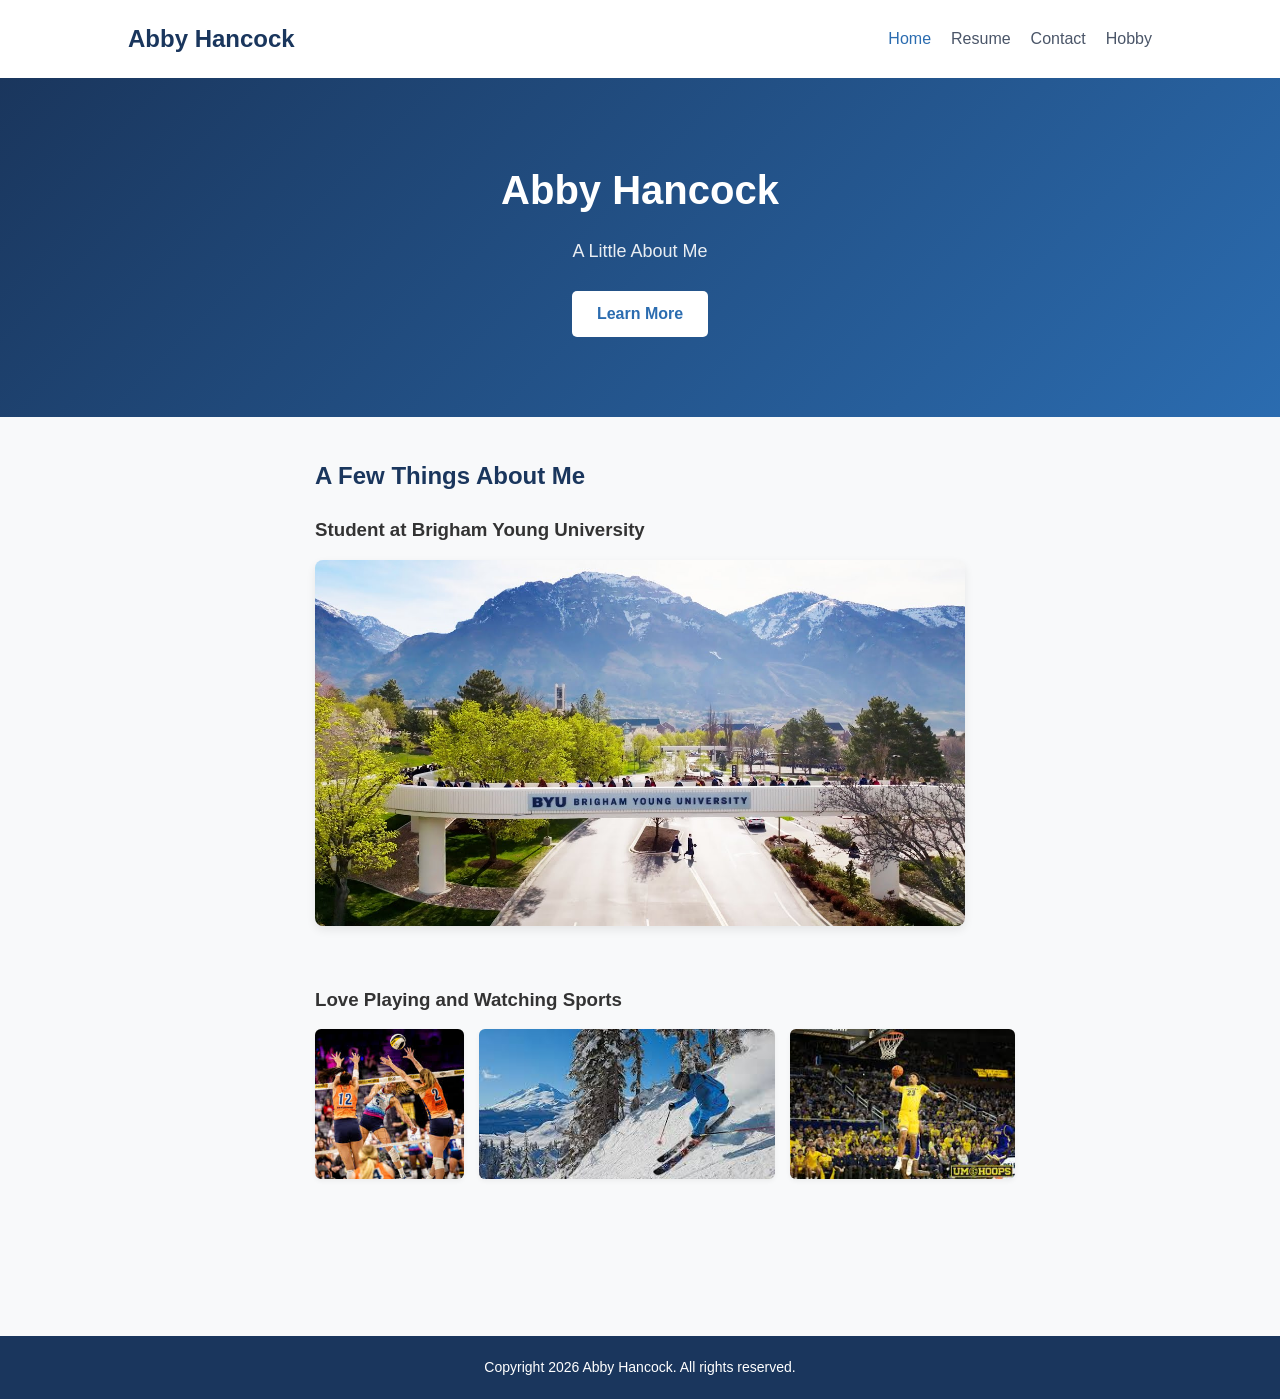
<file: index.html>
<!DOCTYPE html>
<html lang="en">
<head>
    <meta charset="UTF-8">
    <meta name="viewport" content="width=device-width, initial-scale=1.0">
    <title>Professional Home</title>
    <link rel="stylesheet" href="style.css">
</head>
<body>

    <header>
        <div class="logo">Abby Hancock</div>
        <nav>
            <ul>
                <li><a href="index.html" class="active">Home</a></li>
                <li><a href="about.html">Resume</a></li>
                <li><a href="contact.html">Contact</a></li>
                <li><a href="scratch.html">Hobby</a></li>
            </ul>
        </nav>
    </header>

    <section class="hero">
        <div class="hero-content">
            <h1>Abby Hancock</h1>
            <p>A Little About Me</p>
            <a href="about.html" class="btn">Learn More</a>

        </div>
    </section>

    <main class="container">
        <h2>A Few Things About Me</h2>
        <h3>Student at Brigham Young University</h3>
        <img src="BYU2.jpg" alt="BYU Campus" class="home-profile-img">
    
        <br>
        <br>
        <br>

        <h3>Love Playing and Watching Sports</h3>

<!-- Wrap your sports images inside this grid container -->
<div class="sports-grid">
    <img src="vball.jpeg" alt="Volleyball" class="sport-pic">
    <img src="ski.jpeg" alt="Skiing" class="sport-pic">
    <img src="bkt.jpeg" alt="Basketball" class="sport-pic">
</div>
    <br>
    <br>
    <br>


       
    </main>

    <footer>
        <p>Copyright 2026 Abby Hancock. All rights reserved.</p>
    </footer>

</body>
</html>
</file>
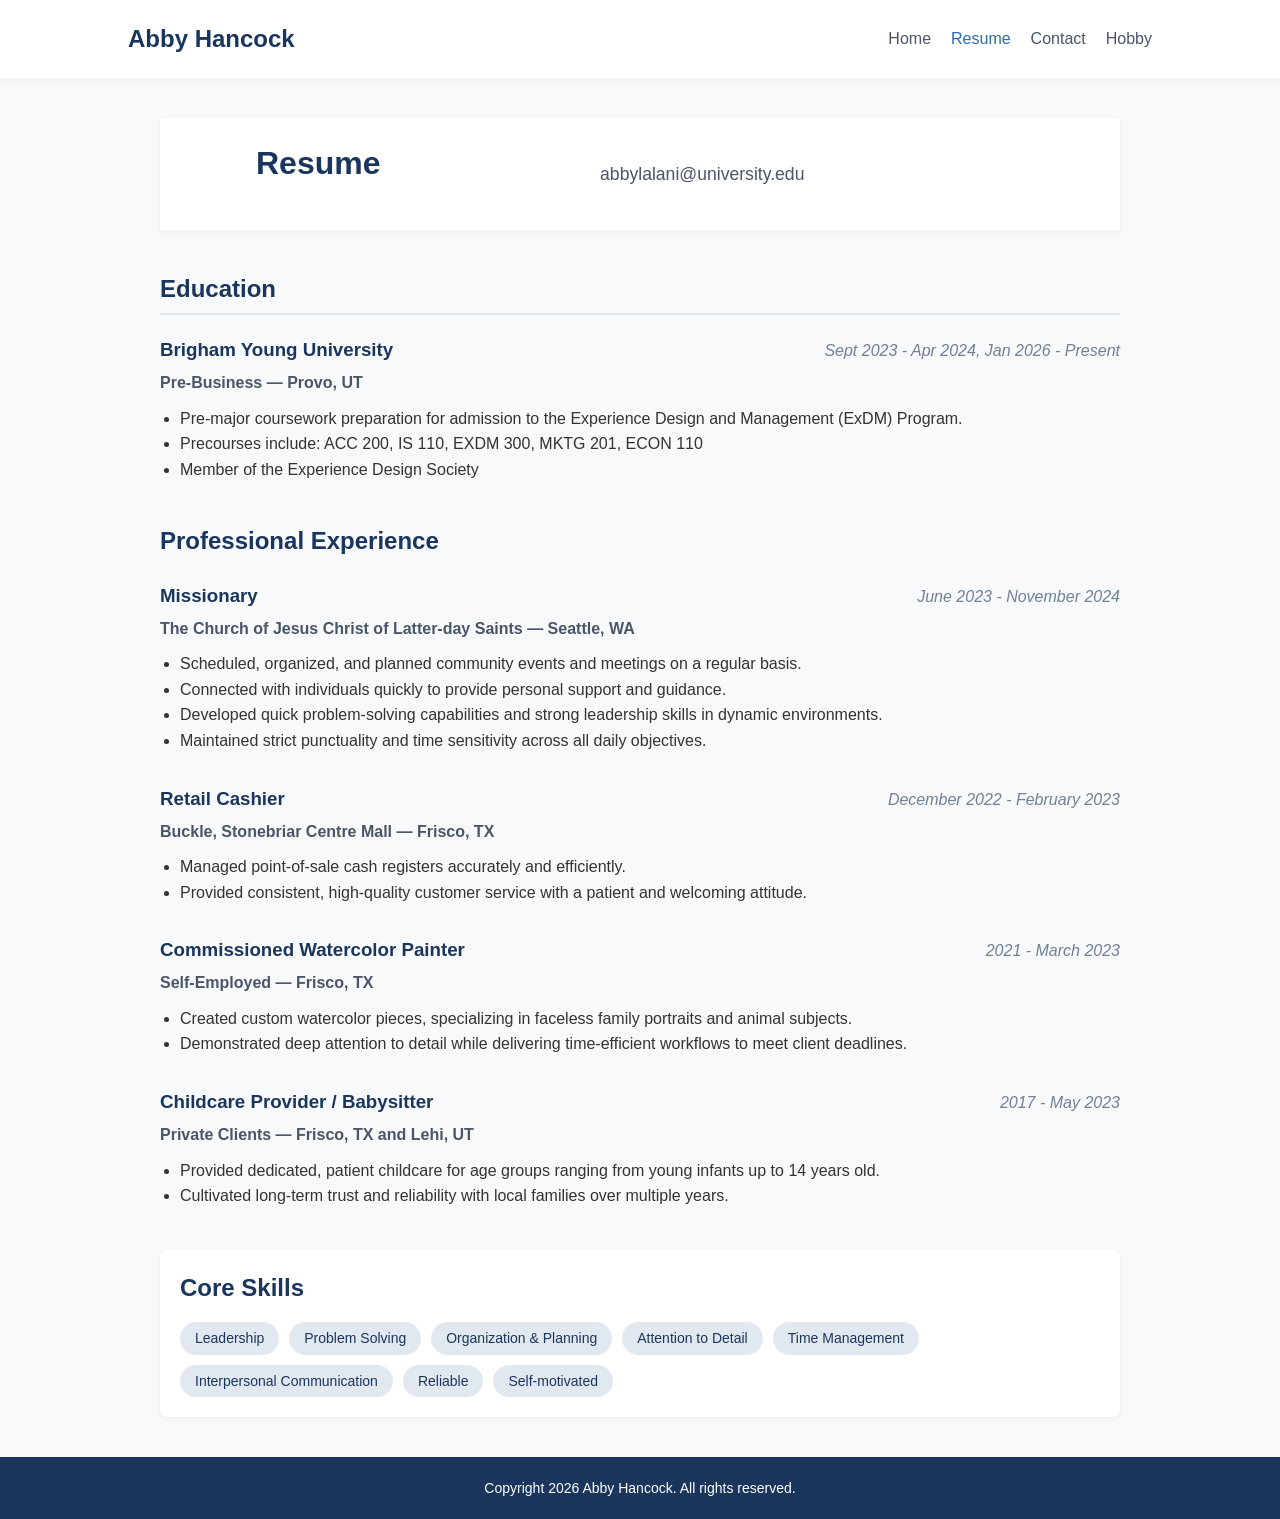
<file: about.html>
<!DOCTYPE html>
<html lang="en">
<head>
    <meta charset="UTF-8">
    <meta name="viewport" content="width=device-width, initial-scale=1.0">
    <title>Resume</title>
    <link rel="stylesheet" href="style.css">
</head>
<body>

    <header>
        <div class="logo">Abby Hancock</div>
        <nav>
            <ul>
                <li><a href="index.html">Home</a></li>
                <li><a href="about.html" class="active">Resume</a></li>
                <li><a href="contact.html">Contact</a></li>
                <li><a href="scratch.html">Hobby</a></li>
            </ul>
        </nav>
    </header>

    <!-- Main Content Box -->
    <main class="container">
        <header class="resume-header" style="text-align: center; margin-bottom: 40px;">
            <h1>Resume</h1>
            <p style="font-size: 1.1rem; color: #4a5568;">abbylalani@university.edu</p>
            <hr style="border: 0; height: 1px; background: #e2e8f0; margin-top: 20px;">
        </header>

       <!-- --- EDUCATION SECTION --- -->
        <section class="resume-section" style="margin-bottom: 40px;">
            <h2 style="color: #1a365d; border-bottom: 2px solid #e2e8f0; padding-bottom: 5px; margin-bottom: 20px;">Education</h2>
            <div class="education-entry">
                <div style="display: flex; justify-content: space-between; align-items: baseline;">
                    <h3 style="color: #1a365d; margin-bottom: 5px;">Brigham Young University</h3>
                    <span style="font-style: italic; color: #718096;">Sept 2023 - Apr 2024, Jan 2026 - Present</span>
                </div>
                <div style="font-weight: 600; color: #4a5568; margin-bottom: 10px;"> Pre-Business &mdash; Provo, UT</div>
                <ul style="margin-left: 20px; color: #333333;">
                    <li>Pre-major coursework preparation for admission to the Experience Design and Management (ExDM) Program.</li>
                    <li> Precourses include: ACC 200, IS 110, EXDM 300, MKTG 201, ECON 110 </li>
                    <li> Member of the Experience Design Society </li>
                </ul>
            </div>
        </section>
        
        <section class="resume-section">
            <h2>Professional Experience</h2>
            
            <!-- Job 1 -->
            <div class="job-entry" style="margin-bottom: 30px;">
                <div style="display: flex; justify-content: space-between; align-items: baseline;">
                    <h3 style="color: #1a365d; margin-bottom: 5px;">Missionary</h3>
                    <span style="font-style: italic; color: #718096;">June 2023 - November 2024</span>
                </div>
                <div style="font-weight: 600; color: #4a5568; margin-bottom: 10px;">The Church of Jesus Christ of Latter-day Saints &mdash; Seattle, WA</div>
                <ul style="margin-left: 20px; color: #333333;">
                    <li>Scheduled, organized, and planned community events and meetings on a regular basis.</li>
                    <li>Connected with individuals quickly to provide personal support and guidance.</li>
                    <li>Developed quick problem-solving capabilities and strong leadership skills in dynamic environments.</li>
                    <li>Maintained strict punctuality and time sensitivity across all daily objectives.</li>
                </ul>
            </div>

            <!-- Job 2 -->
            <div class="job-entry" style="margin-bottom: 30px;">
                <div style="display: flex; justify-content: space-between; align-items: baseline;">
                    <h3 style="color: #1a365d; margin-bottom: 5px;">Retail Cashier</h3>
                    <span style="font-style: italic; color: #718096;">December 2022 - February 2023</span>
                </div>
                <div style="font-weight: 600; color: #4a5568; margin-bottom: 10px;">Buckle, Stonebriar Centre Mall &mdash; Frisco, TX</div>
                <ul style="margin-left: 20px; color: #333333;">
                    <li>Managed point-of-sale cash registers accurately and efficiently.</li>
                    <li>Provided consistent, high-quality customer service with a patient and welcoming attitude.</li>
                </ul>
            </div>

            <!-- Job 3 -->
            <div class="job-entry" style="margin-bottom: 30px;">
                <div style="display: flex; justify-content: space-between; align-items: baseline;">
                    <h3 style="color: #1a365d; margin-bottom: 5px;">Commissioned Watercolor Painter</h3>
                    <span style="font-style: italic; color: #718096;">2021 - March 2023</span>
                </div>
                <div style="font-weight: 600; color: #4a5568; margin-bottom: 10px;">Self-Employed &mdash; Frisco, TX</div>
                <ul style="margin-left: 20px; color: #333333;">
                    <li>Created custom watercolor pieces, specializing in faceless family portraits and animal subjects.</li>
                    <li>Demonstrated deep attention to detail while delivering time-efficient workflows to meet client deadlines.</li>
                </ul>
            </div>

            <!-- Job 4 -->
            <div class="job-entry" style="margin-bottom: 30px;">
                <div style="display: flex; justify-content: space-between; align-items: baseline;">
                    <h3 style="color: #1a365d; margin-bottom: 5px;">Childcare Provider / Babysitter</h3>
                    <span style="font-style: italic; color: #718096;">2017 - May 2023</span>
                </div>
                <div style="font-weight: 600; color: #4a5568; margin-bottom: 10px;">Private Clients &mdash; Frisco, TX and Lehi, UT</div>
                <ul style="margin-left: 20px; color: #333333;">
                    <li>Provided dedicated, patient childcare for age groups ranging from young infants up to 14 years old.</li>
                    <li>Cultivated long-term trust and reliability with local families over multiple years.</li>
                </ul>
            </div>
        </section>

        <!-- Core Strengths Sub-section -->
        <section class="skills-section" style="margin-top: 40px; padding: 20px; background-color: #ffffff; border-radius: 8px; box-shadow: 0 2px 5px rgba(0,0,0,0.05);">
            <h2 style="margin-bottom: 15px;">Core Skills</h2>
            <div style="display: flex; flex-wrap: wrap; gap: 10px;">
                <span style="background: #e2e8f0; color: #1a365d; padding: 5px 15px; border-radius: 20px; font-weight: 500; font-size: 14px;">Leadership</span>
                <span style="background: #e2e8f0; color: #1a365d; padding: 5px 15px; border-radius: 20px; font-weight: 500; font-size: 14px;">Problem Solving</span>
                <span style="background: #e2e8f0; color: #1a365d; padding: 5px 15px; border-radius: 20px; font-weight: 500; font-size: 14px;">Organization & Planning</span>
                <span style="background: #e2e8f0; color: #1a365d; padding: 5px 15px; border-radius: 20px; font-weight: 500; font-size: 14px;">Attention to Detail</span>
                <span style="background: #e2e8f0; color: #1a365d; padding: 5px 15px; border-radius: 20px; font-weight: 500; font-size: 14px;">Time Management</span>
                <span style="background: #e2e8f0; color: #1a365d; padding: 5px 15px; border-radius: 20px; font-weight: 500; font-size: 14px;">Interpersonal Communication</span>
                <span style="background: #e2e8f0; color: #1a365d; padding: 5px 15px; border-radius: 20px; font-weight: 500; font-size: 14px;">Reliable</span>
                <span style="background: #e2e8f0; color: #1a365d; padding: 5px 15px; border-radius: 20px; font-weight: 500; font-size: 14px;">Self-motivated</span>
            </div>
        </section>
    </main>

    <footer>
        <p>Copyright 2026 Abby Hancock. All rights reserved.</p>
    </footer>

</body>
</html>
</file>
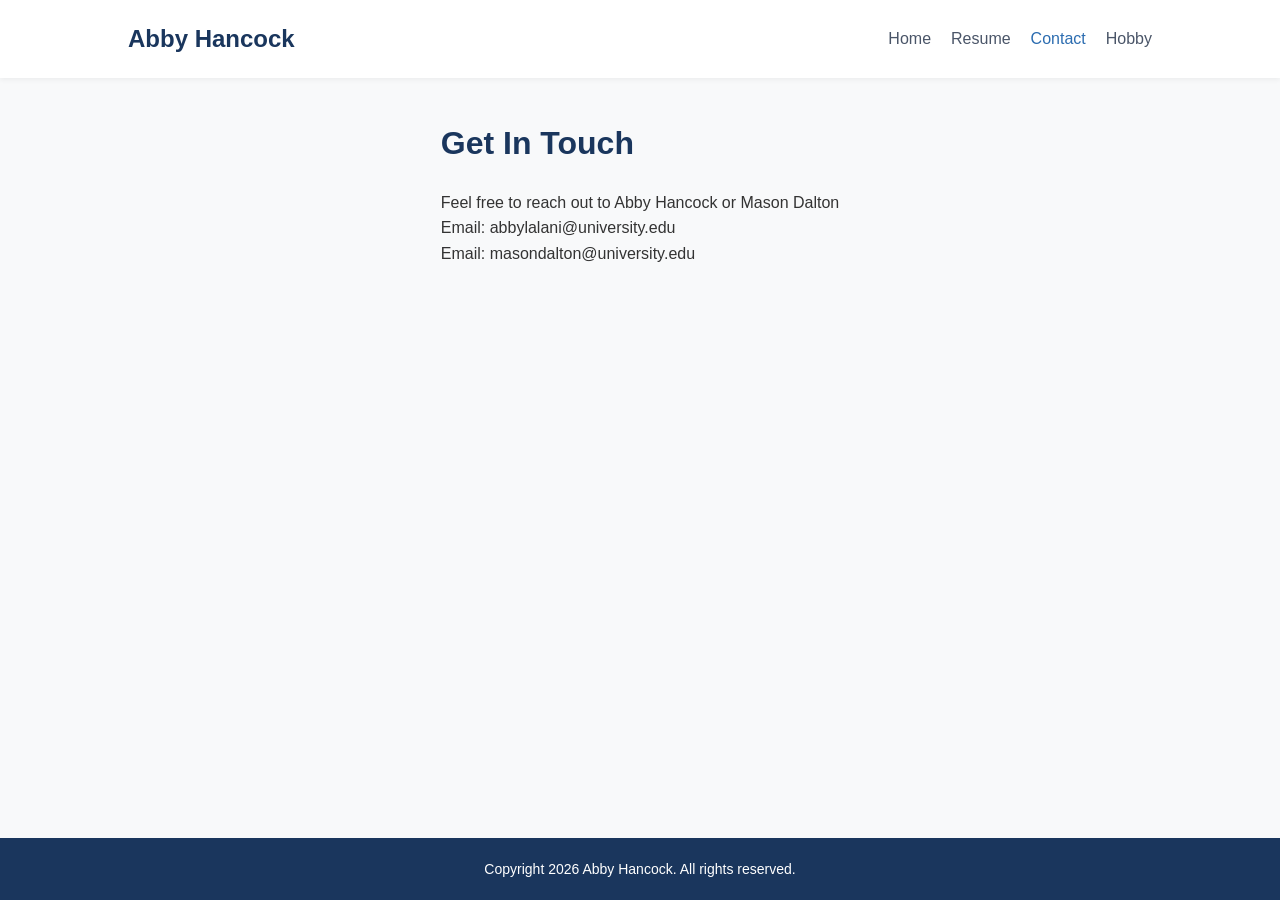
<file: contact.html>
<!DOCTYPE html>
<html lang="en">
<head>
    <meta charset="UTF-8">
    <meta name="viewport" content="width=device-width, initial-scale=1.0">
    <title>Contact</title>
    <link rel="stylesheet" href="style.css">
</head>
<body>

    <header>
        <div class="logo">Abby Hancock</div>
        <nav>
            <ul>
                <li><a href="index.html">Home</a></li>
                <li><a href="about.html">Resume</a></li>
                <li><a href="contact.html" class="active">Contact</a></li>
                <li><a href="scratch.html">Hobby</a></li>
            </ul>
        </nav>
    </header>

    <main class="container">
        <h1>Get In Touch</h1>
        <p>Feel free to reach out to Abby Hancock or Mason Dalton</p>
        <p>Email: abbylalani@university.edu</p>
        <p> Email: masondalton@university.edu</p>

        
    </main>

    <footer>
        <p>Copyright 2026 Abby Hancock. All rights reserved.</p>
    </footer>

</body>
</html>
</file>
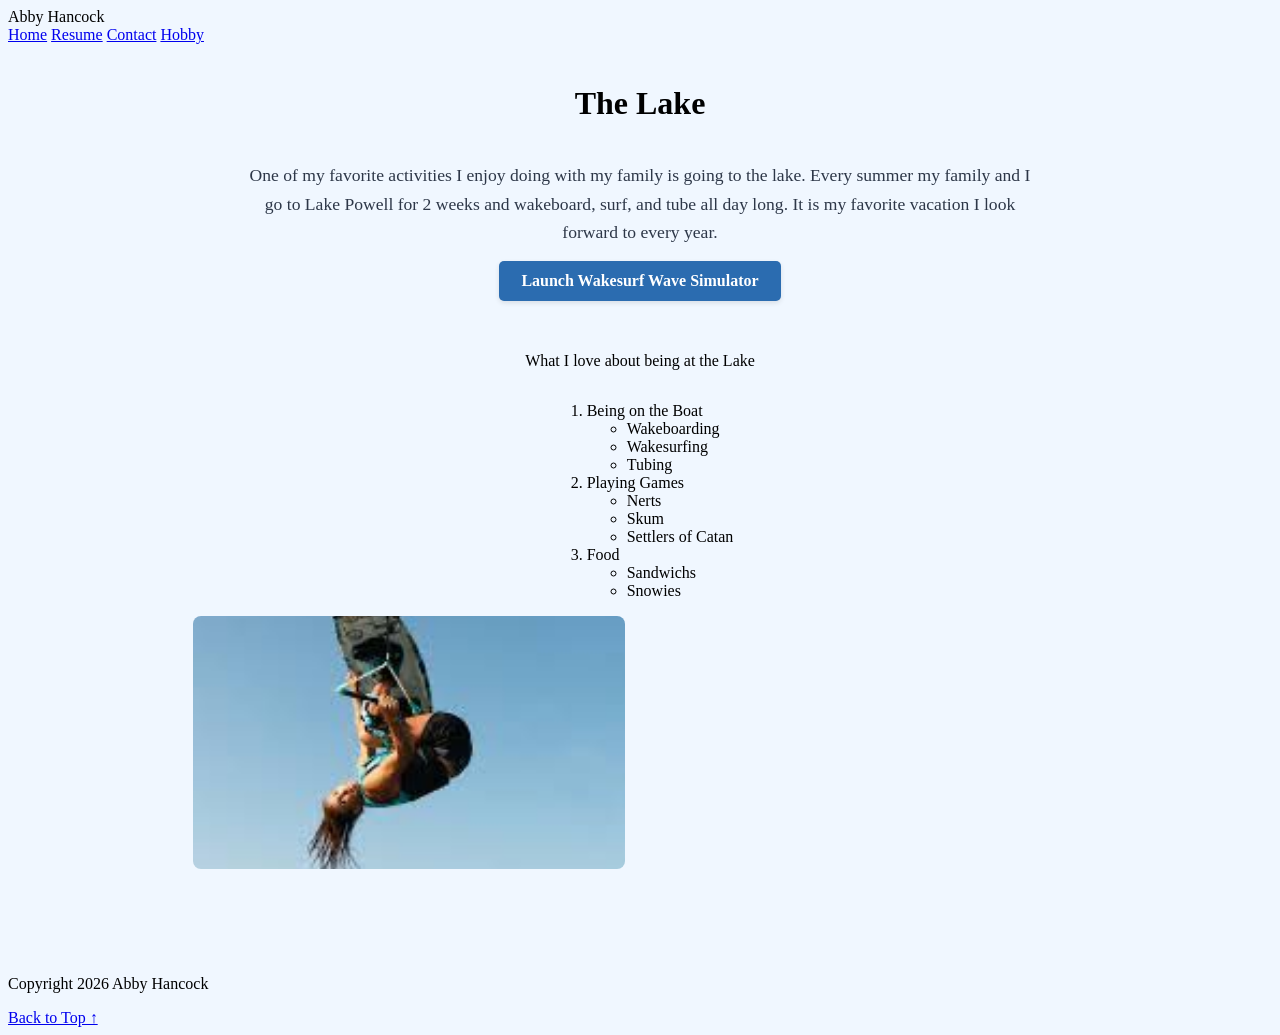
<file: scratch.html>
<!DOCTYPE html>
<html>
<head>
    <title>Abby Hancock</title>
    <!-- Links to your existing style2.css to keep everything cohesive -->
    <link rel="stylesheet" href="style2.css">
</head>
<body>

    <header>
        <div>Abby Hancock</div>
        
        <a href="index.html">Home</a>
        <a href="about.html">Resume</a>
           <a href="contact.html" class="active">Contact</a>
           <a href="scratch.html">Hobby</a>
    </header>

    <!-- Main Content Box Wrapper -->
    <main class="page-container">
        <h1>The Lake</h1>
        <p class="intro-text">One of my favorite activities I enjoy doing with my family is going to the lake. Every summer my family and I go to Lake Powell for 2 weeks and wakeboard, surf, and tube all day long. It is my favorite vacation I look forward to every year.</p>


        <div class="btn-row">
            <a href="simulator.html" class="simulator-btn">
                Launch Wakesurf Wave Simulator
            </a>
        </div>
        
<P > What I love about being at the Lake</P>
<ol >
  <li>Being on the Boat</li>
  <ul>
      <li>Wakeboarding</li>
      <li>Wakesurfing</li>
      <li>Tubing</li>
    </ul>
  <li> Playing Games
    <ul>
      <li>Nerts</li>
      <li>Skum</li>
      <li>Settlers of Catan</li>
    </ul>
  </li>
  <li>Food</li>
  <ul>
      <li>Sandwichs</li>
      <li>Snowies</li>

    </ul>
</ol>

        <!-- --- SIDE-BY-SIDE MEDIA ROW --- -->
        <div class="media-row">
            <!-- Left Item: Image -->
            <img src="wakegirl.jpeg" alt="Wakeboarding" class="wake-img">
        
            <!-- Right Item: Video Container -->
            <div class="media-item video-container">
                <iframe 
                    src="https://www.youtube.com/embed/mxe2LuFaZbI" 
                    title="YouTube video player" 
                    frameborder="0" 
                    allow="accelerometer; autoplay; clipboard-write; encrypted-media; gyroscope; picture-in-picture; web-share" 
                    referrerpolicy="strict-origin-when-cross-origin" 
                    allowfullscreen>
                </iframe>
            </div>
        </div>

        <!-- --- CENTERING CONTAINER FOR TABLEAU --- -->
        <div class="tableau-section">
            <!-- START OF TABLEAU EMBED CODE -->
            <div class='tableauPlaceholder' id='viz1781208949089' style='position: relative; margin: 0 auto;'>
                <noscript>
                    <a href='#'>
                        <img alt='Dashboard 1 ' src='https:&#47;&#47;public.tableau.com&#47;static&#47;images&#47;Ta&#47;TableauWakesurf&#47;Dashboard1&#47;1_rss.png' style='border: none' />
                    </a>
                </noscript>
                <object class='tableauViz' style='display:none;'>
                    <param name='host_url' value='https%3A%2F%2Fpublic.tableau.com%2F' /> 
                    <param name='embed_code_version' value='3' /> 
                    <param name='site_root' value='' />
                    <param name='name' value='TableauWakesurf&#47;Dashboard1' />
                    <param name='tabs' value='no' />
                    <param name='toolbar' value='yes' />
                    <param name='static_image' value='https:&#47;&#47;public.tableau.com&#47;static&#47;images&#47;Ta&#47;TableauWakesurf&#47;Dashboard1&#47;1.png' /> 
                    <param name='animate_transition' value='yes' />
                    <param name='display_static_image' value='yes' />
                    <param name='display_spinner' value='yes' />
                    <param name='display_overlay' value='yes' />
                    <param name='display_count' value='yes' />
                    <param name='language' value='en-US' />
                </object>
            </div>                
            <script type='text/javascript'>                    
                var divElement = document.getElementById('viz1781208949089');                    
                var vizElement = divElement.getElementsByTagName('object')[0];                    
                if ( divElement.offsetWidth > 800 ) { vizElement.style.width='1000px';vizElement.style.height='827px';} else if ( divElement.offsetWidth > 500 ) { vizElement.style.width='1000px';vizElement.style.height='827px';} else { vizElement.style.width='100%';vizElement.style.height='727px';}                     
                var scriptElement = document.createElement('script');                    
                scriptElement.src = 'https://public.tableau.com/javascripts/api/viz_v1.js';                    
                vizElement.parentNode.insertBefore(scriptElement, vizElement);                
            </script>
            <!-- END OF TABLEAU EMBED CODE -->
        </div>
       
    </main>

    <!-- Professional Footer -->
    <footer>
        <p>Copyright 2026 Abby Hancock</p>  
        <a href="#top">Back to Top ↑</a>
    </footer>

</body>
</html>
</file>
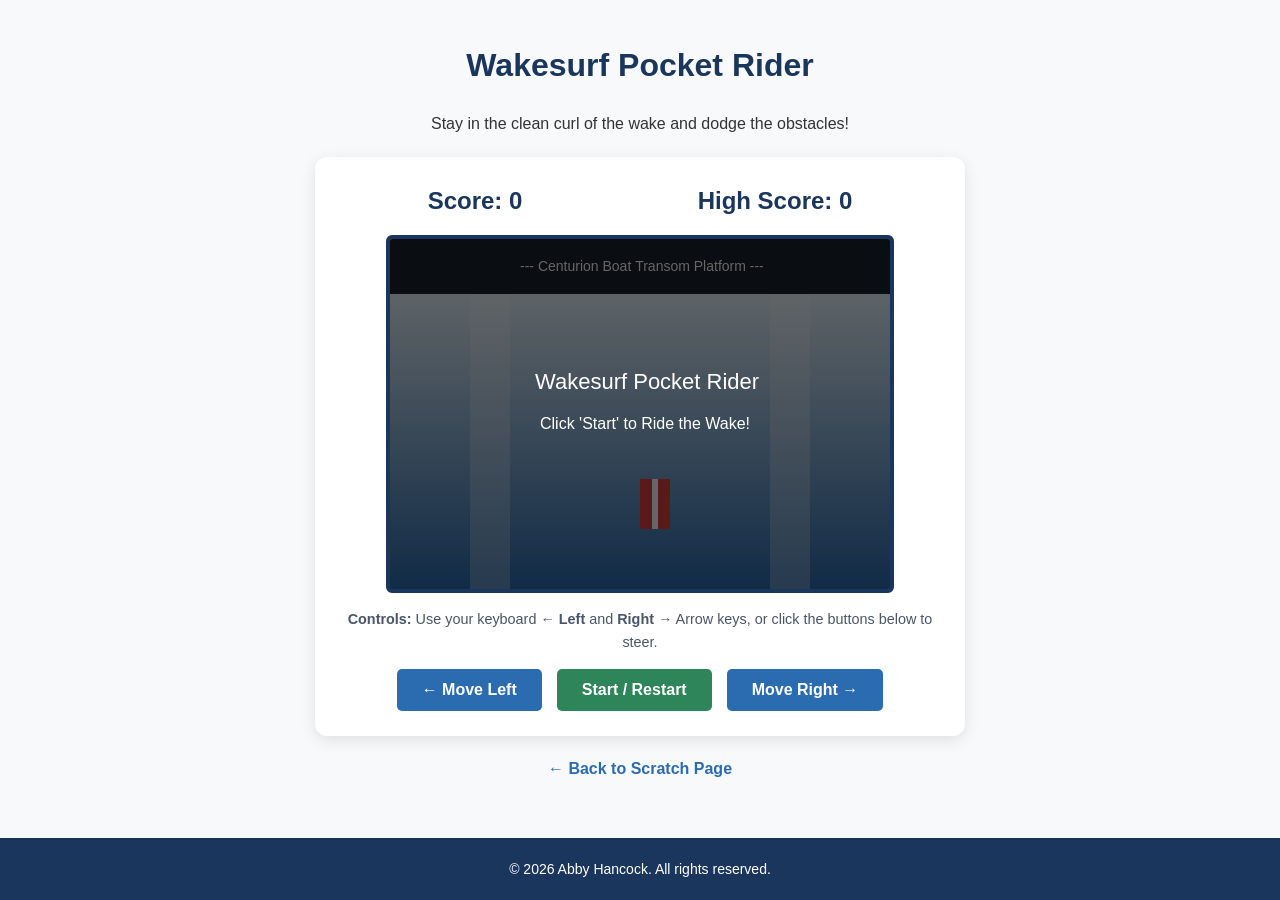
<file: simulator.html>
<!DOCTYPE html>
<html lang="en">
<head>
    <meta charset="UTF-8">
    <title>Wakesurf Pocket Rider Game</title>
    <!-- Links to your main styles to keep the footer and base look clean -->
    <link rel="stylesheet" href="style.css">
    
    <style>
        /* --- GAME SPECIFIC STYLES --- */
        .game-card {
            background: white;
            padding: 25px;
            border-radius: 12px;
            box-shadow: 0 4px 15px rgba(0,0,0,0.1);
            margin: 20px auto;
            max-width: 650px;
            text-align: center;
        }
        #gameCanvas {
            background: linear-gradient(to bottom, #7f7f7f 0%, #ebf8ff 15%, #2b6cb0 100%);
            border: 4px solid #1a365d;
            border-radius: 6px;
            display: block;
            margin: 15px auto;
            max-width: 100%;
        }
        .score-board {
            font-size: 1.5rem;
            font-weight: bold;
            color: #1a365d;
            margin-bottom: 10px;
            display: flex;
            justify-content: space-around;
        }
        .btn-controls {
            margin-top: 15px;
            display: flex;
            justify-content: center;
            gap: 15px;
        }
        .game-btn {
            background-color: #2b6cb0;
            color: white;
            border: none;
            padding: 12px 25px;
            font-size: 1rem;
            font-weight: bold;
            border-radius: 5px;
            cursor: pointer;
            user-select: none;
        }
        .game-btn:active {
            background-color: #1a365d;
        }
        .instructions {
            font-size: 0.9rem;
            color: #4a5568;
            margin-top: 10px;
        }
    </style>
</head>
<body>

    <main class="container">
        <h1 style="text-align: center;">Wakesurf Pocket Rider</h1>
        <p style="text-align: center;">Stay in the clean curl of the wake and dodge the obstacles!</p>

        <div class="game-card">
            <div class="score-board">
                <div>Score: <span id="scoreVal">0</span></div>
                <div>High Score: <span id="highScoreVal">0</span></div>
            </div>

            <!-- The game screen view -->
            <canvas id="gameCanvas" width="500" height="350"></canvas>

            <div class="instructions">
                <strong>Controls:</strong> Use your keyboard <strong>&larr; Left</strong> and <strong>Right &rarr;</strong> Arrow keys, or click the buttons below to steer.
            </div>

            <!-- Mobile-friendly / Clickable button controls -->
            <div class="btn-controls">
                <button class="game-btn" id="moveLeftBtn">&larr; Move Left</button>
                <button class="game-btn" id="startBtn" style="background-color: #2f855a;">Start / Restart</button>
                <button class="game-btn" id="moveRightBtn">Move Right &rarr;</button>
            </div>
        </div>
        
        <p style="text-align: center; margin-top: 20px;">
            <a href="scratch.html" style="color: #2b6cb0; text-decoration: none; font-weight: bold;">&larr; Back to Scratch Page</a>
        </p>
    </main>

    <footer>
        <p>&copy; 2026 Abby Hancock. All rights reserved.</p>
    </footer>

    <!-- --- GAME ENGINE (JavaScript) --- -->
    <script>
        const canvas = document.getElementById('gameCanvas');
        const ctx = canvas.getContext('2d');
        
        const scoreVal = document.getElementById('scoreVal');
        const highScoreVal = document.getElementById('highScoreVal');
        const startBtn = document.getElementById('startBtn');
        const moveLeftBtn = document.getElementById('moveLeftBtn');
        const moveRightBtn = document.getElementById('moveRightBtn');

        // Game Settings
        let surfer = { x: 250, y: 240, width: 30, height: 50, speed: 6 };
        let obstacles = [];
        let score = 0;
        let highScore = 0;
        let gameActive = false;
        let spawnTimer = 0;
        let keys = {};

        // Track Keyboard presses
        window.addEventListener('keydown', (e) => { keys[e.code] = true; });
        window.addEventListener('keyup', (e) => { keys[e.code] = false; });

        // Button events for clicking/holding mouse
        let moveLeftInterval, moveRightInterval;
        moveLeftBtn.addEventListener('mousedown', () => { moveLeftInterval = setInterval(() => surfer.x = Math.max(80, surfer.x - surfer.speed), 20); });
        moveRightBtn.addEventListener('mousedown', () => { moveRightInterval = setInterval(() => surfer.x = Math.min(390, surfer.x + surfer.speed), 20); });
        window.addEventListener('mouseup', () => { clearInterval(moveLeftInterval); clearInterval(moveRightInterval); });

        startBtn.addEventListener('click', () => {
            if (!gameActive) startGame();
        });

        function startGame() {
            score = 0;
            obstacles = [];
            surfer.x = 250;
            gameActive = true;
            scoreVal.innerText = score;
            startBtn.blur(); // Remove button focus
        }

        function createObstacle() {
            // Spawn obstacles randomly across the wake path
            let laneX = Math.floor(Math.random() * (370 - 90) + 90);
            obstacles.push({
                x: laneX,
                y: 60, // Starts at top of the wave view
                width: 20,
                height: 20,
                speed: 3 + (score * 0.1) // Speeds up gradually as score increases
            });
        }

        function detectCollision(obj1, obj2) {
            return (obj1.x < obj2.x + obj2.width &&
                    obj1.x + obj1.width > obj2.x &&
                    obj1.y < obj2.y + obj2.height &&
                    obj1.y + obj1.height > obj2.y);
        }

        // Main game updating loop
        function updateGame() {
            if (gameActive) {
                // Moving Left / Right
                if (keys['ArrowLeft']) surfer.x = Math.max(80, surfer.x - surfer.speed);
                if (keys['ArrowRight']) surfer.x = Math.min(390, surfer.x + surfer.speed);

                // Increment score simply by surviving inside the clean pocket
                if (surfer.x >= 120 && surfer.x <= 360) {
                    score++;
                    scoreVal.innerText = score;
                } else {
                    // Penalty text if drifting completely out of the curl wave boundaries
                    score = Math.max(0, score - 1);
                    scoreVal.innerText = score;
                }

                // Handle Obstacles
                spawnTimer++;
                if (spawnTimer % 50 === 0) {
                    createObstacle();
                }

                for (let i = obstacles.length - 1; i >= 0; i--) {
                    obstacles[i].y += obstacles[i].speed;

                    // Check for hitting debris
                    if (detectCollision(surfer, obstacles[i])) {
                        gameActive = false;
                        if (score > highScore) {
                            highScore = score;
                            highScoreVal.innerText = highScore;
                        }
                    }

                    // Clear old entries out of memory when they fall off screen
                    if (obstacles[i].y > canvas.height) {
                        obstacles.splice(i, 1);
                    }
                }
            }
            
            drawGame();
            requestAnimationFrame(updateGame);
        }

        // Draw everything onto Canvas element
        function drawGame() {
            ctx.clearRect(0, 0, canvas.width, canvas.height);

            // Draw Boat Platform Hull (At the top)
            ctx.fillStyle = '#1a202c';
            ctx.fillRect(0, 0, canvas.width, 55);
            ctx.fillStyle = '#ffffff';
            ctx.font = '14px Arial';
            ctx.fillText("--- Centurion Boat Transom Platform ---", 130, 32);

            // Draw Wake Pocket boundaries (The Safe Zones)
            ctx.fillStyle = 'rgba(255, 255, 255, 0.25)'; // Spray mist lines
            ctx.fillRect(80, 55, 40, canvas.height); 
            ctx.fillRect(380, 55, 40, canvas.height);

            // Draw Surfer Avatar (Simple sleek surfboard representation)
            ctx.fillStyle = '#e53e3e'; // Red board tint
            ctx.fillRect(surfer.x, surfer.y, surfer.width, surfer.height);
            ctx.fillStyle = '#ffffff'; // Board Stripe detailing
            ctx.fillRect(surfer.x + 12, surfer.y, 6, surfer.height);

            // Draw Obstacles (Floating logs/debris)
            ctx.fillStyle = '#744210'; // Brown debris
            for (let obs of obstacles) {
                ctx.fillRect(obs.x, obs.y, obs.width, obs.height);
            }

            // Draw Game Status Overlays
            if (!gameActive) {
                ctx.fillStyle = 'rgba(0, 0, 0, 0.6)';
                ctx.fillRect(0, 0, canvas.width, canvas.height);
                ctx.fillStyle = '#ffffff';
                ctx.font = '22px Arial';
                ctx.fillText("Wakesurf Pocket Rider", 145, 150);
                ctx.font = '16px Arial';
                ctx.fillText("Click 'Start' to Ride the Wake!", 150, 190);
            } else if (surfer.x < 120 || surfer.x > 360) {
                // Danger alert indicator
                ctx.fillStyle = '#e53e3e';
                ctx.font = 'bold 16px Arial';
                ctx.fillText("⚠️ FALLING OUT OF WAVE POCKET!", 120, 90);
            }
        }

        // Boot system update loop on file open
        updateGame();
    </script>
</body>
</html>
</file>
<file: style.css>
/* --- Reset & Global Styles --- */
* {
    margin: 0;
    padding: 0;
    box-sizing: border-box;
}

body {
    font-family: 'Segoe UI', Tahoma, Geneva, Verdana, sans-serif;
    line-height: 1.6;
    color: #333333;
    background-color: #f8f9fa;
    display: flex;
    flex-direction: column;
    min-height: 100vh;
}

/* --- Navigation Bar --- */
header {
    background-color: #ffffff;
    display: flex;
    justify-content: space-between;
    align-items: center;
    padding: 20px 10%;
    box-shadow: 0 2px 5px rgba(0,0,0,0.05);
}

.logo {
    font-size: 24px;
    font-weight: 700;
    color: #1a365d; /* Professional Deep Blue */
}

nav ul {
    list-style: none;
    display: flex;
}

nav ul li {
    margin-left: 20px;
}

nav ul li a {
    text-decoration: none;
    color: #4a5568;
    font-weight: 500;
    transition: color 0.3s ease;
}

nav ul li a:hover, .active {
    color: #2b6cb0; /* Highlight Accent Blue */
}

/* --- Hero Section --- */
.hero {
    background: linear-gradient(135deg, #1a365d 0%, #2b6cb0 100%);
    color: #ffffff;
    padding: 80px 10%;
    text-align: center;
}

.hero h1 {
    font-size: 40px;
    margin-bottom: 15px;
}

.hero p {
    font-size: 18px;
    margin-bottom: 25px;
    opacity: 0.9;
}

.btn {
    display: inline-block;
    background-color: #ffffff;
    color: #2b6cb0;
    padding: 10px 25px;
    text-decoration: none;
    border-radius: 5px;
    font-weight: 600;
    transition: transform 0.2s ease;
}

.btn:hover {
    transform: translateY(-2px);
}

/* --- Main Content Container --- */
.container {
    max-width: 1000px;
    margin: 40px auto;
    padding: 0 20px;
    flex: 1; /* Pushes footer to the bottom if page content is short */
}

.container h1, .container h2 {
    color: #1a365d;
    margin-bottom: 20px;
}

/* --- Footer --- */
footer {
    background-color: #1a365d;
    color: #ffffff;
    text-align: center;
    padding: 20px;
    font-size: 14px;
    margin-top: auto;
}

/* --- Home Page Image Scaling --- */
.home-profile-img {
    width: 100%;           /* Allows it to be fluid and responsive */
    max-width: 650px;      /* 👈 Change this number to whatever size you want! 650px is a great middle size */
    height: auto;          /* Crucial: keeps the picture from looking squished or stretched */
    border-radius: 8px;    /* Optional: slightly rounds the sharp corners to match your layout style */
    margin-top: 15px;      /* Adds a clean gap between the text and the top of the photo */
    box-shadow: 0 4px 10px rgba(0,0,0,0.08); /* Optional: adds a soft drop shadow behind it */
}

/* --- Sports Section Grid Layout --- */
.sports-grid {
    display: flex;
    flex-direction: row;
    justify-content: space-between; /* Spreads them evenly across the row */
    align-items: center;            /* Centers them vertically */
    gap: 15px;                      /* Puts a clean, uniform gap between each photo */
    width: 100%;
    max-width: 650px;               /* Matches the exact width of your BYU picture above! */
    margin: 15px auto 40px auto;    /* Centers the entire row on the screen */
}

/* --- Uniform Image Sizing and Cropping --- */
.sport-pic {
    flex: 1;                        /* Forces all 3 images to take up equal width */
    width: 100%;
    height: 150px;                  /* 👈 Forces them to be the exact same height! */
    object-fit: cover;              /* 🌟 Magic trick: clips the images neatly to fit the box without stretching */
    border-radius: 6px;             /* Softens the corners to look clean and professional */
    box-shadow: 0 2px 5px rgba(0,0,0,0.05); /* Adds a subtle picture frame shadow */
}
</file>
<file: style2.css>
/* --- Scratch page setup --- */

.page-container {
    max-width: 1040px;      
    margin: 0 auto;         
    padding: 20px;
    display: flex;
    flex-direction: column; 
    align-items: center;  
    font-family: Cambria, Cochin, Georgia, Times, 'Times New Roman', serif; 
} 

.intro-text {
    text-align: center;
    max-width: 800px;
    line-height: 1.6;
    margin-bottom: 15px;
    font-family: Georgia, 'Times New Roman'; 
    font-size: 1.1rem; 
    color: #2d3748;   
}

body {
    background-color: #f0f7ff; 
}
.btn-row {
    margin-bottom: 35px;
    text-align: center;
}

.simulator-btn {
    display: inline-block; 
    padding: 11px 22px; 
    background-color: #2b6cb0; 
    color: white; 
    text-decoration: none; 
    border-radius: 5px;
    font-weight: bold;
    box-shadow: 0 2px 5px rgba(0,0,0,0.1);
}

/* --- Side-by-Side Media Flexbox Row --- */
.media-row {
    display: flex;
    flex-direction: row;
    justify-content: center;
    align-items: center;    
    gap: 30px;              
    width: 100%;
    max-width: 900px;    
     margin-bottom: 50px;    
   
}

/* Splits space 50/50 equally */
.media-item {
    flex: 1;
    width: 100%;
    max-width: 48%;
}

/* Image */
.wake-img {
    height: 253px;  
    width: 100%;
    max-width: 48%;   
    object-fit: cover;     
    border-radius: 8px;

}

/* Video  */
.video-container {
    position: relative;
    padding-bottom: 27.5%;
    height: 0;
    overflow: hidden;
    border-radius: 6px;
}

.video-container iframe {
    position: absolute;
    top: 0;
    left: 0;
    width: 100%;
    height: 100%;
}

/* Tableau */
.tableau-section {
    width: 100%;
    max-width: 1000px;
    margin: 10px 90px; 
    display: flex;
    justify-content: center;
}
</file>
